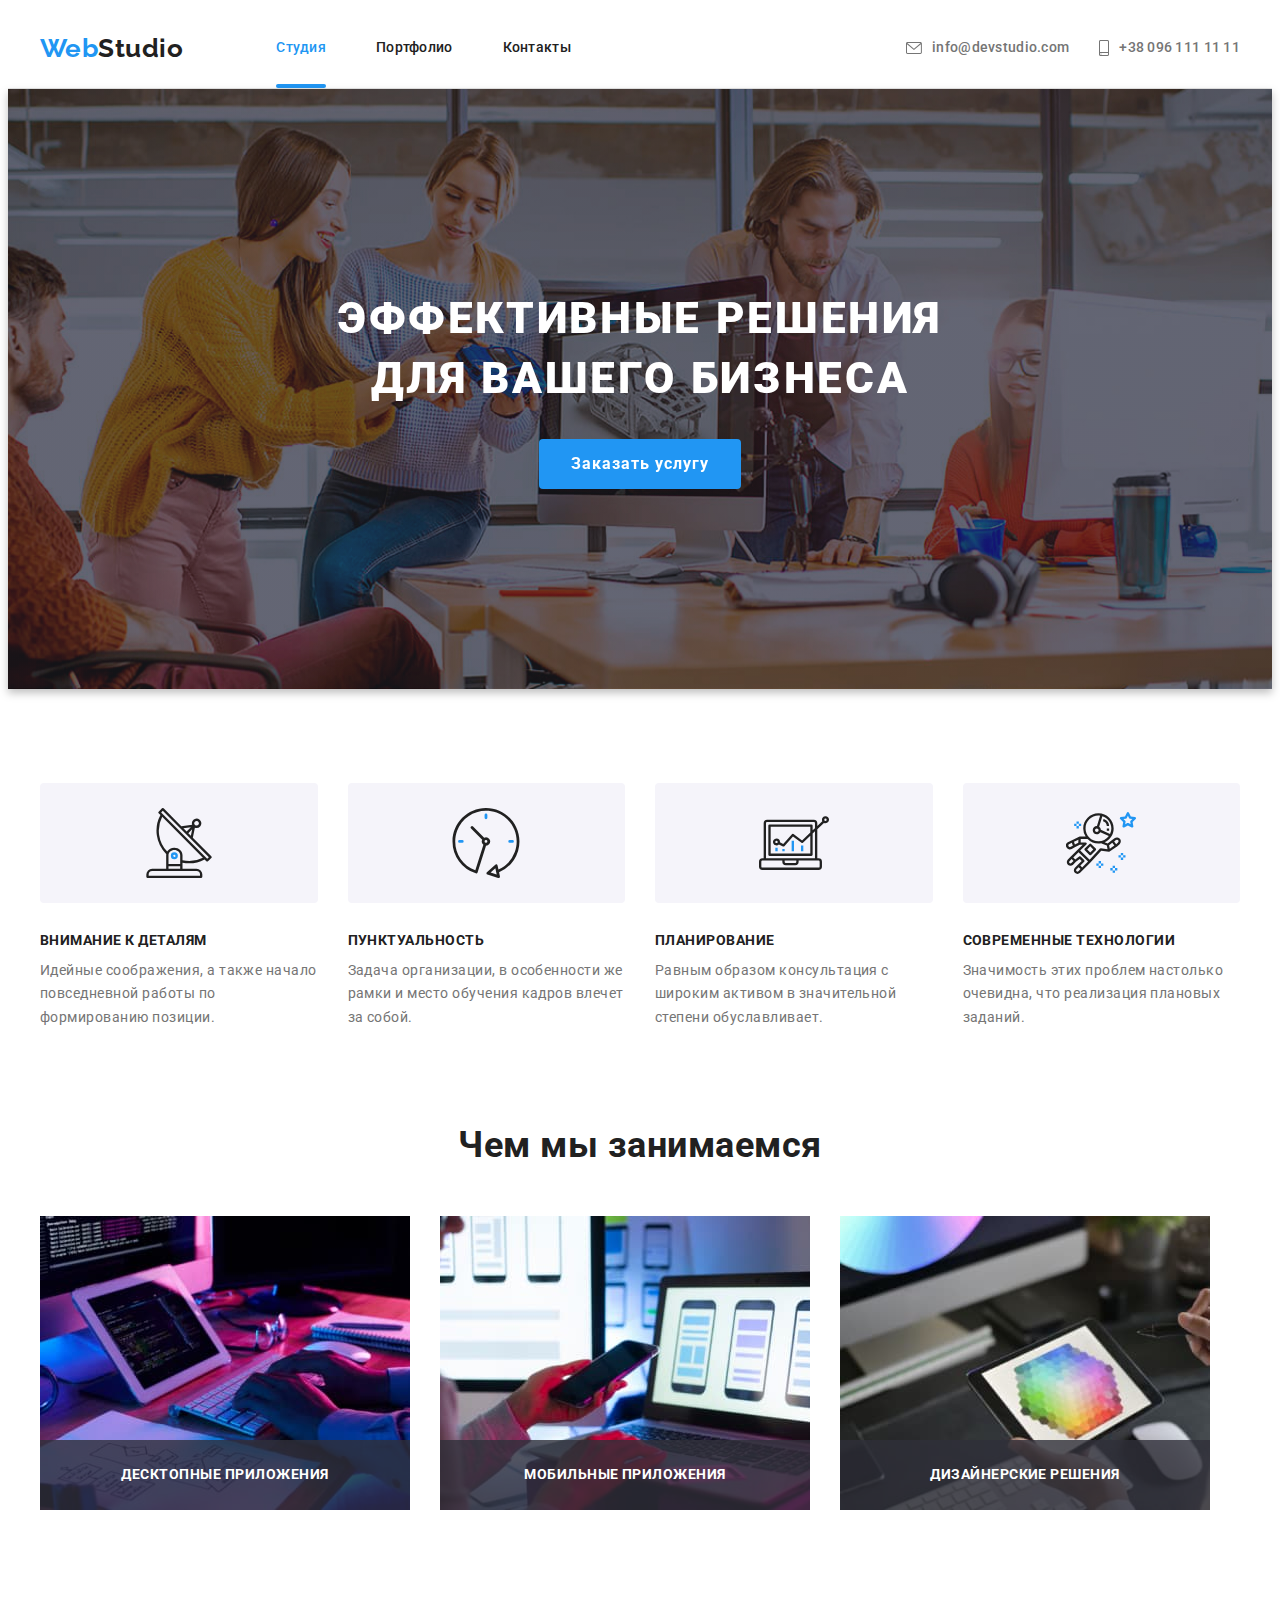
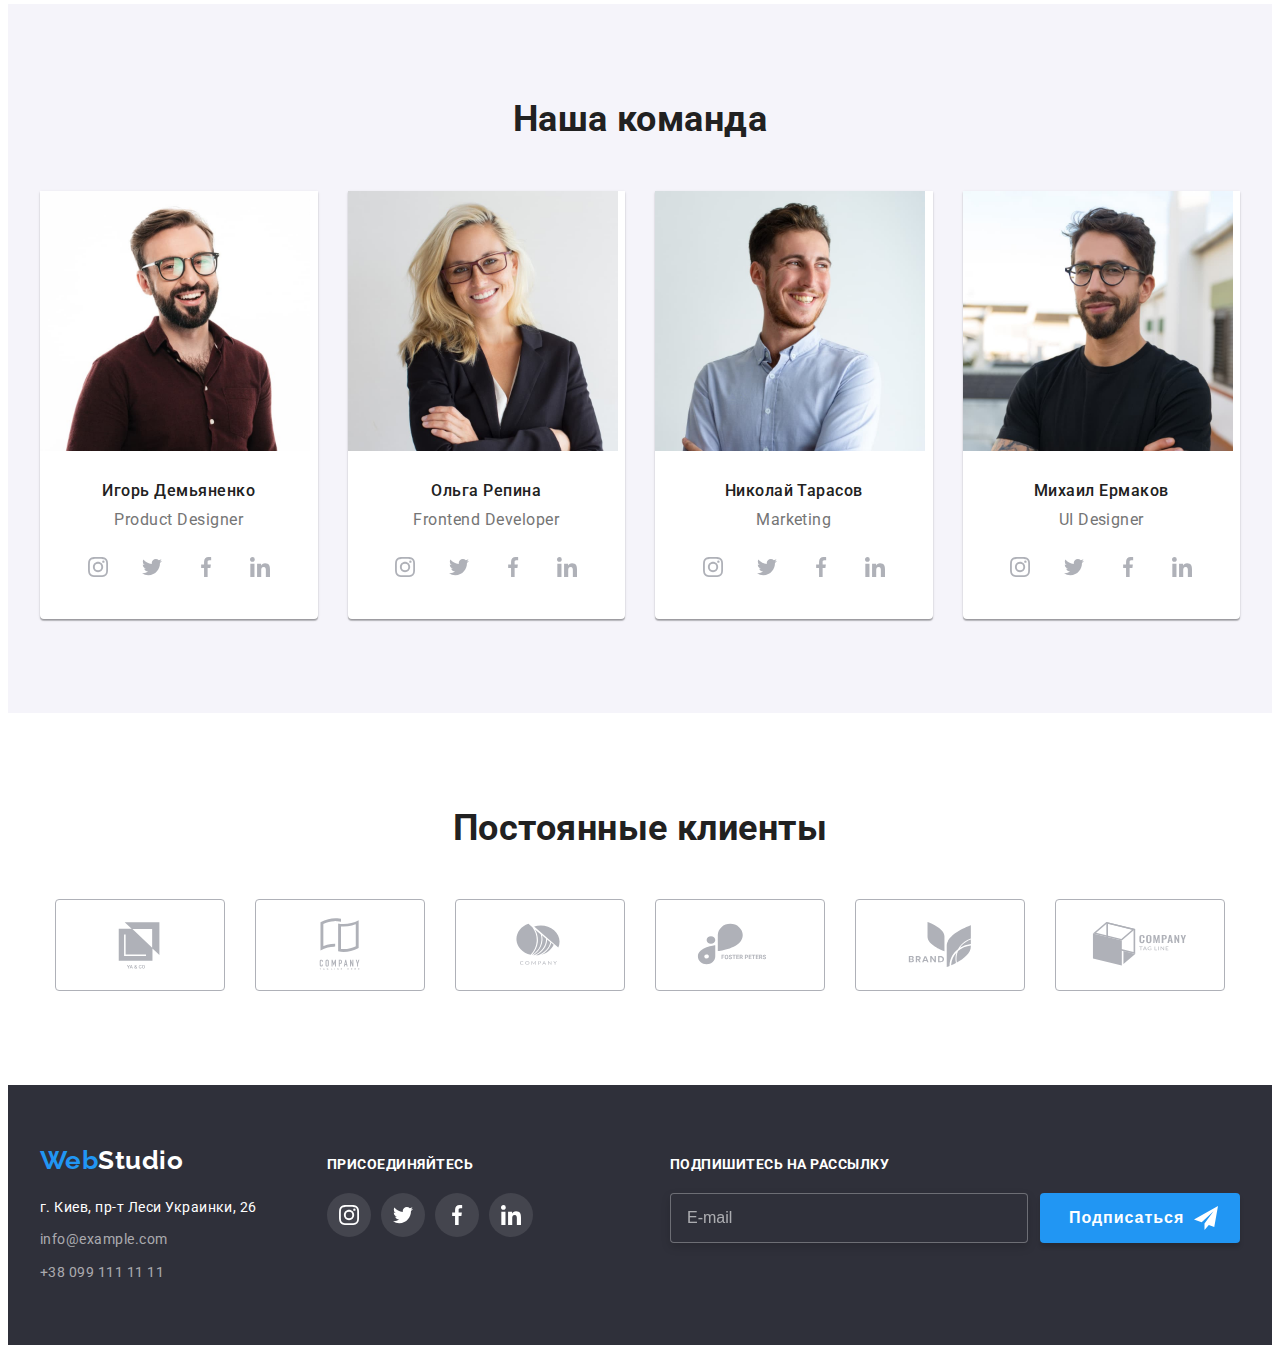
<file: index.html>
<!DOCTYPE html>
<html lang="ru">

<head>
    <meta charset="UTF-8">
    <meta http-equiv="X-UA-Compatible" content="IE=edge">
    <meta name="viewport" content="width=device-width, initial-scale=1.0">
    <title>Webstudio</title>

    <link rel="preconnect" href="https://fonts.googleapis.com">
    <link rel="preconnect" href="https://fonts.gstatic.com" crossorigin>
    <link href="https://fonts.googleapis.com/css2?family=Raleway:wght@700&family=Roboto:wght@400;500;700;900&display=swap"
        rel="stylesheet">

    <link rel="stylesheet" href="https://cdnjs.cloudflare.com/ajax/libs/modern-normalize/1.1.0/modern-normalize.min.css"
            integrity="sha512-wpPYUAdjBVSE4KJnH1VR1HeZfpl1ub8YT/NKx4PuQ5NmX2tKuGu6U/JRp5y+Y8XG2tV+wKQpNHVUX03MfMFn9Q=="
            crossorigin="anonymous" referrerpolicy="no-referrer" />
    
            <link rel="stylesheet" href="./css/styles.css">
</head>

<body>
    
    <!--Шапка сайта-->
    <header class="header">
        <div class="container header-container">
        <nav class="header-nav">
            <a href="./index.html" class="header-logo">
            <span class="header-accent">Web</span>Studio
            </a>

            <ul class="header-site-nav list">
                <li class="header-nav-list"><a href="./index.html" class="header-link link-current">Студия</a></li>
                <li class="header-nav-list"><a href="./portfolio.html" class="header-link">Портфолио</a></li>
                <li class="header-nav-list"><a href="" class="header-link">Контакты</a></li>
            </ul>
        </nav>

            <ul class="header-adress-nav list">
                <li class="header-adress-list">
                    <a href="mailto:info@devstudio.com" target="_blank" class="header-adress-link">
                    <svg class="header-icon" width="16" height="12" >
                        <use href="./images/icons.svg#icon-envelope"></use>
                </svg>info@devstudio.com</a></li>
                <li class="header-adress-list"><a href="tel:+380961111111" class="header-adress-link">
                    <svg class="header-icon" width="10" height="16">
                        <use href="./images/icons.svg#icon-phone"></use>
                    </svg>+38 096 111 11 11</a></li>
            </ul>
        </div>
    </header>


    <main>

        <!--Заказать услугу-->
        <section class="hero section">
            <div class="container">
                <h1 class="hero-title">Эффективные решения для вашего бизнеса</h1>
                <button type="button" class="hero-btn" data-modal-open>Заказать услугу</button>       
            </div>
        </section>

        <!--Особенности-->
        <section class="features section">
            <div class="container">
            <h2 class="visually-hidden">Особенности</h2>
            <ul class="features-list">
                
                <li class="features-item">
                    <div class="features-block-icon">
                    <svg class="features-icon" width="70" height="70">
                        <use href="./images/icons.svg#icon-antenna"></use>
                    </svg>
                </div>
                    <h3 class="features-title">Внимание к деталям</h3>
                    <p class="features-text">
                        Идейные соображения, а также начало повседневной работы по формированию позиции.
                    </p>
                </li>
                <li class="features-item">
                    <div class="features-block-icon">
                        <svg class="features-icon" width="70" height="70">
                            <use href="./images/icons.svg#icon-clock"></use>
                        </svg>
                    </div>
                    <h3 class="features-title">Пунктуальность</h3>
                    <p class="features-text">
                        Задача организации, в особенности же рамки и место обучения кадров влечет за собой.
                    </p>
                </li>
                <li class="features-item">
                    <div class="features-block-icon">
                        <svg class="features-icon" width="70" height="70">
                            <use href="./images/icons.svg#icon-diagram"></use>
                        </svg>
                    </div>
                    <h3 class="features-title">Планирование</h3>
                    <p class="features-text">
                        Равным образом консультация с широким активом в значительной степени обуславливает.
                    </p>
                </li>
                <li class="features-item">
                    <div class="features-block-icon">
                        <svg class="features-icon" width="70" height="70">
                            <use href="./images/icons.svg#icon-astronaut"></use>
                        </svg>
                    </div>
                    <h3 class="features-title">Современные технологии</h3>
                    <p class="features-text">
                        Значимость этих проблем настолько очевидна, что реализация плановых заданий.
                    </p>
                </li>
            </ul>
            </div>
        </section>

        <!--Чем мы занимаемся-->
        <section class="works section">
            <div class="container">
            <h2 class="works-title">Чем мы занимаемся</h2>
            <ul class="works-list">
                <li class="works-item">
                    <img src="./images/image1.jpg" class="works-img" alt="Человек печатает на клавиатуре" width="370" height="294" />
                    <h3 class="works-description">Десктопные приложения</h3>
                </li>
                <li class="works-item">
                    <img src="./images/image2.jpg" class="works-img" alt="Человек держит в руках телефон" width="370" height="294" />
                    <h3 class="works-description">Мобильные приложения</h3>
                </li>
                <li class="works-item">
                    <img src="./images/image3.jpg" class="works-img" alt="Человек работает на планшете" width="370" height="294" />
                    <h3 class="works-description">Дизайнерские решения</h3>
                </li>
            </ul>
            </div>
        </section>

        <!--Команда-->
        <section class="team section">
            <div class="container">
            <h2 class="team-title">Наша команда</h2>
            <ul class="team-list">
                <li class="team-item">
                    <img src="./images/team-01.jpg" class="team-img" alt="Фото Игорь Демьяненко" width="270" height="260" />
                    <div class="container-team-name">
                        <h3 class="team-name">Игорь Демьяненко</h3>
                        <p lang="en" class="team-position">Product Designer</p>
                        <ul class="social-links-list">
                            <li class="social-link-btn">
                                <a href="" class="social-link">
                                    <svg class="team-social-icon" width="20" height="20">
                                        <use href="./images/icons.svg#icon-instagram"></use>
                                    </svg>
                                </a>
                            </li>
                            <li class="social-link-btn">
                                <a href="" class="social-link">
                                    <svg class="team-social-icon" width="20" height="20">
                                        <use href="./images/icons.svg#icon-twitter"></use>
                                    </svg>
                                </a>
                            </li>
                            <li class="social-link-btn">
                                <a href="" class="social-link">
                                    <svg class="team-social-icon" width="20" height="20">
                                        <use href="./images/icons.svg#icon-facebook"></use>
                                    </svg>
                                </a>
                            </li>
                            <li class="social-link-btn">
                                <a href="" class="social-link">
                                    <svg class="team-social-icon" width="20" height="20">
                                        <use href="./images/icons.svg#icon-linkedin"></use>
                                    </svg>
                                </a>
                            </li>
                        </ul>
                    </div>
                </li>
                <li class="team-item">
                    <img src="./images/team-02.jpg" class="team-img" alt="Фото Ольга Репина" width="270" height="260" />
                    <div class="container-team-name">
                        <h3 class="team-name">Ольга Репина</h3>
                        <p lang="en" class="team-position">Frontend Developer</p>
                    <ul class="social-links-list">
                        <li class="social-link-btn">
                            <a href="" class="social-link">
                                <svg class="team-social-icon" width="20" height="20">
                                    <use href="./images/icons.svg#icon-instagram"></use>
                                </svg>
                            </a>
                        </li>
                        <li class="social-link-btn">
                            <a href="" class="social-link">
                                <svg class="team-social-icon" width="20" height="20">
                                    <use href="./images/icons.svg#icon-twitter"></use>
                                </svg>
                            </a>
                        </li>
                        <li class="social-link-btn">
                            <a href="" class="social-link">
                                <svg class="team-social-icon" width="20" height="20">
                                    <use href="./images/icons.svg#icon-facebook"></use>
                                </svg>
                            </a>
                        </li>
                        <li class="social-link-btn">
                            <a href="" class="social-link">
                                <svg class="team-social-icon" width="20" height="20">
                                    <use href="./images/icons.svg#icon-linkedin"></use>
                                </svg>
                            </a>
                        </li>
                    </ul>
                    </div>
                </li>
                <li class="team-item">
                    <img src="./images/team-03.jpg" class="team-img" alt="Фото Николай Тарасов" width="270" height="260" />
                    <div class="container-team-name">
                        <h3 class="team-name">Николай Тарасов</h3>
                        <p lang="en" class="team-position">Marketing</p>
                    <ul class="social-links-list">
                        <li class="social-link-btn">
                            <a href="" class="social-link">
                                <svg class="team-social-icon" width="20" height="20">
                                    <use href="./images/icons.svg#icon-instagram"></use>
                                </svg>
                            </a>
                        </li>
                        <li class="social-link-btn">
                            <a href="" class="social-link">
                                <svg class="team-social-icon" width="20" height="20">
                                    <use href="./images/icons.svg#icon-twitter"></use>
                                </svg>
                            </a>
                        </li>
                        <li class="social-link-btn">
                            <a href="" class="social-link">
                                <svg class="team-social-icon" width="20" height="20">
                                    <use href="./images/icons.svg#icon-facebook"></use>
                                </svg>
                            </a>
                        </li>
                        <li class="social-link-btn">
                            <a href="" class="social-link">
                                <svg class="team-social-icon" width="20" height="20">
                                    <use href="./images/icons.svg#icon-linkedin"></use>
                                </svg>
                            </a>
                        </li>
                    </ul>
                    </div>
                </li>
                <li class="team-item">
                    <img src="./images/team-04.jpg" class="team-img" alt="Фото Михаил Ермаков" width="270" height="260" />
                    <div class="container-team-name">
                        <h3 class="team-name">Михаил Ермаков</h3>
                        <p lang="en" class="team-position">UI Designer</p>
                    <ul class="social-links-list">
                        <li class="social-link-btn">
                            <a href="" class="social-link">
                                <svg class="team-social-icon" width="20" height="20">
                                    <use href="./images/icons.svg#icon-instagram"></use>
                                </svg>
                            </a>
                        </li>
                        <li class="social-link-btn">
                            <a href="" class="social-link">
                                <svg class="team-social-icon" width="20" height="20">
                                    <use href="./images/icons.svg#icon-twitter"></use>
                                </svg>
                            </a>
                        </li>
                        <li class="social-link-btn">
                            <a href="" class="social-link">
                                <svg class="team-social-icon" width="20" height="20">
                                    <use href="./images/icons.svg#icon-facebook"></use>
                                </svg>
                            </a>
                        </li>
                        <li class="social-link-btn">
                            <a href="" class="social-link">
                                <svg class="team-social-icon" width="20" height="20">
                                    <use href="./images/icons.svg#icon-linkedin"></use>
                                </svg>
                            </a>
                        </li>
                    </ul>
                    </div>
                </li>
            </ul>
            </div>
        </section>
    </main>


    <!-- Наши клиенты -->

    <section class="clients section">
        <div class="container clients-container">
            <h2 class="clients-title">Постоянные клиенты</h2>
            <ul class="clients-list">
                <li class="clients-item">
                    <a href="" class="clients-link">
                        <svg class="clients-icon" width="106" height="60">
                            <use href="./images/icons.svg#icon-logo-1"></use>
                        </svg>
                    </a>
                </li>
                <li class="clients-item">
                    <a href="" class="clients-link">
                        <svg class="clients-icon" width="106" height="60">
                            <use href="./images/icons.svg#icon-logo-2"></use>
                        </svg>
                    </a>
                </li>
                <li class="clients-item">
                    <a href="" class="clients-link">
                        <svg class="clients-icon" width="106" height="60">
                            <use href="./images/icons.svg#icon-logo-3"></use>
                        </svg>
                    </a>
                </li>
                <li class="clients-item">
                    <a href="" class="clients-link">
                        <svg class="clients-icon" width="106" height="60">
                            <use href="./images/icons.svg#icon-logo-4"></use>
                        </svg>
                    </a>
                </li>
                <li class="clients-item">
                    <a href="" class="clients-link">
                        <svg class="clients-icon" width="106" height="60">
                            <use href="./images/icons.svg#icon-logo-5"></use>
                        </svg>
                    </a>
                </li>
                <li class="clients-item">
                    <a href="" class="clients-link">
                        <svg class="clients-icon" width="106" height="60">
                            <use href="./images/icons.svg#icon-logo-6"></use>
                        </svg>
                    </a>
                </li>
            </ul>
        </div>
    </section>

    <!--Футер-->
    <footer class="footer">
        <div class="footer-container container">
        <div class="footer-adress-links"><a href="./index.html" class="footer-logo">
            <span class="footer-accent">Web</span>Studio
        </a>

        <address class="footer-adress">
            <ul class="footer-list">
                <li class="footer-item">
                    <a href="https://goo.gl/maps/eppCBXv3mgWTVe7j6" target="_blank" class="footer-adress-map footer-link">г. Киев, пр-т Леси Украинки, 26</a>
                </li>
                <li class="footer-item">
                    <a href="mailto:info@example.com" target="_blank" class="footer-mail footer-link">info@example.com</a>
                </li>
                <li class="footer-item">
                    <a href="tel:+380991111111" class="footer-tel footer-link"> +38 099 111 11 11</a>
                </li>
            </ul>
        </address>
        </div>
        <div class="footer-social-links">
        <h2 class="footer-join-title">присоединяйтесь</h2>
        <ul class="footer-social-links-list">
            <li class="footer-social-link-btn">
                <a href="" class="footer-social-link">
                    <svg class="footer-social-icon" width="20" height="20">
                        <use href="./images/icons.svg#icon-instagram"></use>
                    </svg>
                </a>
            </li>
            <li class="footer-social-link-btn">
                <a href="" class="footer-social-link">
                    <svg class="footer-social-icon" width="20" height="20">
                        <use href="./images/icons.svg#icon-twitter"></use>
                    </svg>
                </a>
            </li>
            <li class="footer-social-link-btn">
                <a href="" class="footer-social-link">
                    <svg class="footer-social-icon" width="20" height="20">
                        <use href="./images/icons.svg#icon-facebook"></use>
                    </svg>
                </a>
            </li>
            <li class="footer-social-link-btn">
                <a href="" class="footer-social-link">
                    <svg class="footer-social-icon" width="20" height="20">
                        <use href="./images/icons.svg#icon-linkedin"></use>
                    </svg>
                </a>
            </li>
        </ul>
        </div>
        <div class="subscribe-form">
            <h2 class="subscribe-title">Подпишитесь на рассылку</h3>
            <div class="subscribe-form-mail">
            <label for="mail" class="subscribe-mail"></label>
            <input type="email" class="insert-mail" name="mail" placeholder="E-mail" id="mail">
            <button type="submit" class="subscribe-btn">Подписаться
            <svg class="subscribe-icon" width="24" height="24">
                <use href="./images/icons.svg#icon-send"></use>
            </svg>
        </button>
        </div>
        </div>
        </div>
    </footer>

<!-- Модальное окно -->

    <div class="order-backdrop is-hidden" data-modal>
        <div class="order-modal">
            <p class="modal-title">Оставьте свои данные, мы вам перезвоним</p>
            <button data-modal-close class="modal-close">
            <svg class="close-btn" width="18" height="18">
                <use href="./images/icons.svg#icon-close"></use>
            </svg>
            </button>
            <form class="modal-form">
                <div class="form-fields">
                    <label for="name" class="form-name">Имя</label>
                    <div class="input-wrapper">
                        <input type="text" class="input-column" name="name" id="name">
                        <svg class="form-field-icon" width="18" height="18">
                            <use href="./images/icons.svg#icon-person"></use>
                        </svg>
                    </div>
                    
                </div>
                <div class="form-fields">
                    <label for="tel" class="form-name">Телефон</label>
                    <div class="input-wrapper">
                        <input type="tel" class="input-column" name="tel" id="tel">
                        <svg class="form-field-icon" width="18" height="18">
                            <use href="./images/icons.svg#icon-phone-black"></use>
                        </svg>
                    </div>
                    
                </div>
                <div class="form-fields">
                    <label for="mail" class="form-name">Почта</label>
                    <div class="input-wrapper">
                        <input type="email" class="input-column" name="mail" id="mail">
                        <svg class="form-field-icon" width="18" height="18">
                            <use href="./images/icons.svg#icon-email-black"></use>
                        </svg>
                    </div>
                    
                </div>
                <div class="form-fields comment-field">
                    
                    <label for="feedback" class="form-name">Комментарий</label>
                    <textarea name="comment" placeholder="Введите текст"></textarea>
                    
                </div>
                <div class="checkbox-field">
                    
                <label class="agreement-checkbox">
                    <input type="checkbox" class="agreement" name="checkbox" value="html">
                    <svg class="checked-icon" width="16" height="15">
                        <use href="./images/icons.svg#icon-check"></use>
                    </svg>
                    Соглашаюсь с рассылкой и принимаю <a href="" class="condition-text">Условия договора</a>
                
                </label>
                </div>
                <button type="submit" class="send-btn">Отправить</button>
            </form>
        </div>
        
    </div>
    <script src="./js/modal.js"></script>
</body>

</html>
</file>
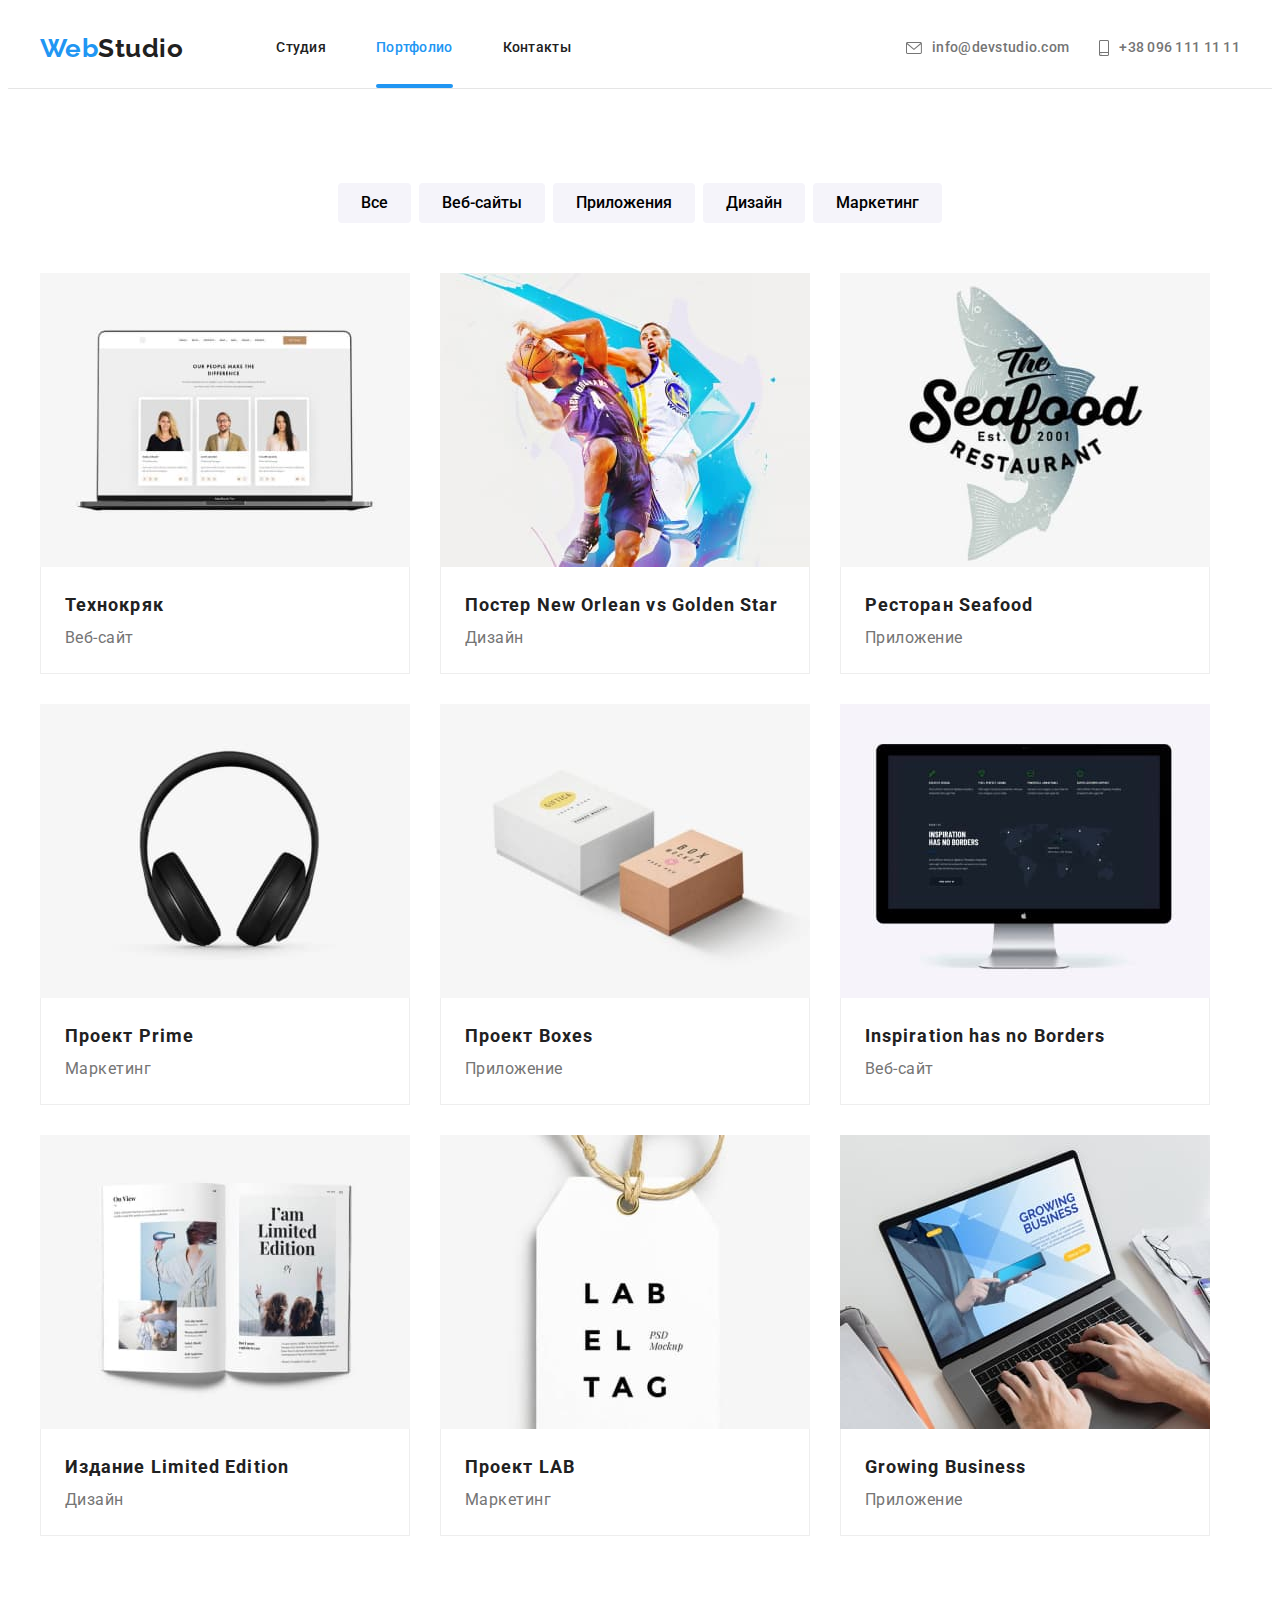
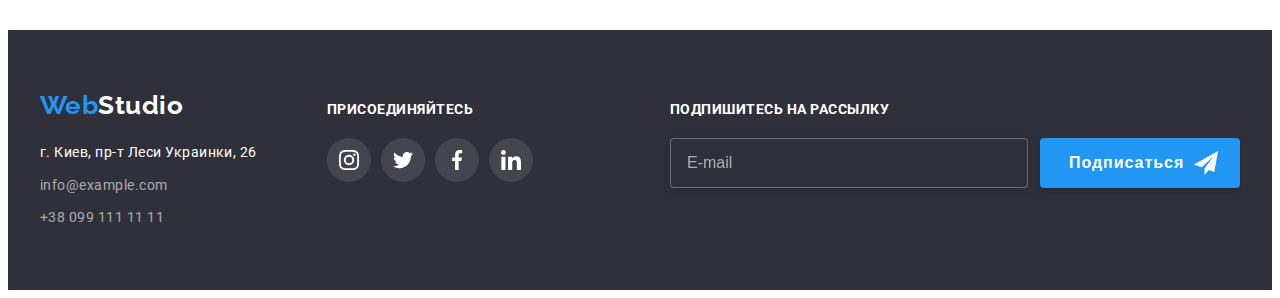
<file: portfolio.html>
<!DOCTYPE html>
<html lang="ru">

<head>
    <meta charset="UTF-8">
    <meta http-equiv="X-UA-Compatible" content="IE=edge">
    <meta name="viewport" content="width=device-width, initial-scale=1.0">
    <title>Document</title>

    <link rel="preconnect" href="https://fonts.googleapis.com">
    <link rel="preconnect" href="https://fonts.gstatic.com" crossorigin>
    <link href="https://fonts.googleapis.com/css2?family=Raleway:wght@700&family=Roboto:wght@400;500;700;900&display=swap"
    rel="stylesheet">
    
    <link rel="stylesheet" href="https://cdnjs.cloudflare.com/ajax/libs/modern-normalize/1.1.0/modern-normalize.min.css"
    integrity="sha512-wpPYUAdjBVSE4KJnH1VR1HeZfpl1ub8YT/NKx4PuQ5NmX2tKuGu6U/JRp5y+Y8XG2tV+wKQpNHVUX03MfMFn9Q=="
    crossorigin="anonymous" referrerpolicy="no-referrer" />
    
        <link rel="stylesheet" href="./css/styles.css">
</head>

<body>
<!--Шапка сайта-->
<header class="header">
    <div class="container header-container">
        <nav class="header-nav">
            <a href="./index.html" class="header-logo">
                <span class="header-accent">Web</span>Studio
            </a>

            <ul class="header-site-nav list">
                <li class="header-nav-list"><a href="./index.html" class="header-link">Студия</a></li>
                <li class="header-nav-list"><a href="./portfolio.html" class="header-link link-current">Портфолио</a></li>
                <li class="header-nav-list"><a href="" class="header-link">Контакты</a></li>
            </ul>
        </nav>

        <ul class="header-adress-nav list">
            <li class="header-adress-list">
                <a href="mailto:info@devstudio.com" target="_blank" class="header-adress-link">
                    <svg class="header-icon" width="16" height="12">
                        <use href="./images/icons.svg#icon-envelope"></use>
                    </svg>info@devstudio.com</a>
            </li>
            <li class="header-adress-list"><a href="tel:+380961111111" class="header-adress-link">
                    <svg class="header-icon" width="10" height="16">
                        <use href="./images/icons.svg#icon-phone"></use>
                    </svg>+38 096 111 11 11</a></li>
        </ul>
    </div>
</header>


</header>

    <main>
        <!--Примеры работ-->
        <section class="portfolio"> 
            <div class="container">
            <h1 class="visually-hidden">Портфолио</h1>
                <ul class="portfolio-buttons-list">
                    <li class="portfolio-btn-item"><button type="button" class="portfolio-btn">Все</button></li>
                    <li class="portfolio-btn-item"><button type="button" class="portfolio-btn">Веб-сайты</button></li>
                    <li class="portfolio-btn-item"><button type="button" class="portfolio-btn">Приложения</button></li>
                    <li class="portfolio-btn-item"><button type="button" class="portfolio-btn">Дизайн</button></li>
                    <li class="portfolio-btn-item"><button type="button" class="portfolio-btn">Маркетинг</button></li>
                </ul>

                <ul class="portfolio-card-list">
                <li class="portfolio-card-item">
                    <a href="" class="portfolio-card-link">
                    <div class="portfolio-card-description">
                        <img class="porfolio-card-img"
                    src="./images/portfolio-01.jpg" 
                    alt="Скрин Технокряк" 
                    width="370"
                    height="294"/>
                    <p class="portfolio-description-text">Технокряк это современная площадка распространения коронавируса. Компании используют эту платформу для цифрового
                    шпионажа и атак на защищённые сервера конкурентов.</p>
                    </div>
                    <div class="card-footer"> 
                        <h2 class="portfolio-card-title">Технокряк</h2>
                        <p class="portfolio-card-text">Веб-сайт</p>
                    </div>
                    </a>                                   
                </li>

                <li class="portfolio-card-item">
                    <a href=""class="portfolio-card-link">
                    <div class="portfolio-card-description">
                        <img class="porfolio-card-img" 
                        src="./images/portfolio-02.jpg" 
                        alt="Фото постера New Orlean vs Golden Star" 
                        width="370" 
                        height="294" />
                        <p class="portfolio-description-text">Технокряк это современная площадка распространения коронавируса. Компании
                            используют эту платформу для цифрового
                            шпионажа и атак на защищённые сервера конкурентов.</p>
                    </div>
                    <div class="card-footer">
                        <h2 class="portfolio-card-title">Постер New Orlean vs Golden Star</h2>
                        <p class="portfolio-card-text">Дизайн</p>
                    </div>
                    </a>
                </li>

                <li class="portfolio-card-item">
                    <a href=""class="portfolio-card-link">
                    <div class="portfolio-card-description">
                        <img class="porfolio-card-img" 
                        src="./images/portfolio-03.jpg" 
                        alt="Логотип ресторана Seafood" 
                        width="370"
                        height="294" />
                        <p class="portfolio-description-text">Технокряк это современная площадка распространения коронавируса. Компании
                            используют эту платформу для цифрового
                            шпионажа и атак на защищённые сервера конкурентов.</p>
                    </div>
                    <div class="card-footer"> 
                        <h2 class="portfolio-card-title">Ресторан Seafood</h2>
                        <p class="portfolio-card-text">Приложение</p>
                    </div>
                    </a>
                </li>

                <li class="portfolio-card-item">
                    <a href=""class="portfolio-card-link">
                    <div class="portfolio-card-description">
                        <img class="porfolio-card-img" 
                        src="./images/portfolio-04.jpg" 
                        alt="Фото наушников" 
                        width="370" 
                        height="294" />
                        <p class="portfolio-description-text">Технокряк это современная площадка распространения коронавируса. Компании
                            используют эту платформу для цифрового
                            шпионажа и атак на защищённые сервера конкурентов.</p>
                    </div>
                    <div class="card-footer">
                        <h2 class="portfolio-card-title">Проект Prime</h2>
                        <p class="portfolio-card-text">Маркетинг</p>
                    </div> 
                    </a>
                </li>

                <li class="portfolio-card-item">
                    <a href=""class="portfolio-card-link"> 
                    <div class="portfolio-card-description">
                        <img class="porfolio-card-img" 
                        src="./images/portfolio-05.jpg" 
                        alt="Фото кобочек Boxes" 
                        width="370" 
                        height="294" />
                        <p class="portfolio-description-text">Технокряк это современная площадка распространения коронавируса. Компании
                            используют эту платформу для цифрового
                            шпионажа и атак на защищённые сервера конкурентов.</p>
                    </div>
                    <div class="card-footer"> 
                        <h2 class="portfolio-card-title">Проект Boxes</h2>
                        <p class="portfolio-card-text">Приложение</p>
                    </div>
                    </a>    
                </li>

                <li class="portfolio-card-item">
                    <a href=""class="portfolio-card-link">
                    <div class="portfolio-card-description">
                        <img class="porfolio-card-img" 
                        src="./images/portfolio-06.jpg" 
                        alt="Фото монитора с открытым веб-сайтом Inspiration has no Borders" 
                        width="370" 
                        height="294" />
                        <p class="portfolio-description-text">Технокряк это современная площадка распространения коронавируса. Компании
                            используют эту платформу для цифрового
                            шпионажа и атак на защищённые сервера конкурентов.</p>
                    </div>
                    <div class="card-footer">
                        <h2 class="portfolio-card-title" lang="en">Inspiration has no Borders</h2>
                        <p class="portfolio-card-text">Веб-сайт</p>
                    </div> 
                    </a>
                </li>

                <li class="portfolio-card-item">
                    <a href=""class="portfolio-card-link">
                    <div class="portfolio-card-description">
                        <img class="porfolio-card-img" 
                        src="./images/portfolio-07.jpg" 
                        alt="Разворот издания Limited Edition" 
                        width="370" 
                        height="294" />
                        <p class="portfolio-description-text">Технокряк это современная площадка распространения коронавируса. Компании
                            используют эту платформу для цифрового
                            шпионажа и атак на защищённые сервера конкурентов.</p>
                    </div>
                    <div class="card-footer">
                        <h2 class="portfolio-card-title">Издание Limited Edition</h2>
                        <p class="portfolio-card-text">Дизайн</p>
                    </div> 
                    </a>
                </li>

                <li class="portfolio-card-item">
                    <a href=""class="portfolio-card-link">
                    <div class="portfolio-card-description">
                        <img class="porfolio-card-img" 
                        src="./images/portfolio-08.jpg" 
                        alt="Фото лейбла LAB" 
                        width="370"
                        height="294" />
                        <p class="portfolio-description-text">Технокряк это современная площадка распространения коронавируса. Компании
                            используют эту платформу для цифрового
                            шпионажа и атак на защищённые сервера конкурентов.</p>
                    </div>
                    <div class="card-footer">
                        <h2 class="portfolio-card-title">Проект LAB</h2>
                        <p class="portfolio-card-text">Маркетинг</p>
                    </div> 
                    </a>
                </li>

                <li class="portfolio-card-item">
                    <a href=""class="portfolio-card-link">
                    <div class="portfolio-card-description">
                        <img class="porfolio-card-img" 
                        src="./images/portfolio-09.jpg" 
                        alt="Фото приложения Growing Business на ноутбуке" 
                        width="370" 
                        height="294" />
                        <p class="portfolio-description-text">Технокряк это современная площадка распространения коронавируса. Компании
                            используют эту платформу для цифрового
                            шпионажа и атак на защищённые сервера конкурентов.</p>
                    </div>
                    <div class="card-footer"> 
                        <h2 class="portfolio-card-title" lang="en">Growing Business</h2>
                        <p class="portfolio-card-text">Приложение</p>
                    </div>
                    </a>
                </li>
            </ul>
        
</div>
        </section>

        
    </main>

    <!--Футер-->
    <footer class="footer">
        <div class="footer-container container">
            <div class="footer-adress-links"><a href="./index.html" class="footer-logo">
                    <span class="footer-accent">Web</span>Studio
                </a>
    
                <address class="footer-adress">
                    <ul class="footer-list">
                        <li class="footer-item">
                            <a href="https://goo.gl/maps/eppCBXv3mgWTVe7j6" target="_blank"
                                class="footer-adress-map footer-link">г. Киев, пр-т Леси Украинки, 26</a>
                        </li>
                        <li class="footer-item">
                            <a href="mailto:info@example.com" target="_blank"
                                class="footer-mail footer-link">info@example.com</a>
                        </li>
                        <li class="footer-item">
                            <a href="tel:+380991111111" class="footer-tel footer-link"> +38 099 111 11 11</a>
                        </li>
                    </ul>
                </address>
            </div>
            <div class="footer-social-links">
                <h2 class="footer-join-title">присоединяйтесь</h2>
                <ul class="footer-social-links-list">
                    <li class="footer-social-link-btn">
                        <a href="" class="footer-social-link">
                            <svg class="footer-social-icon" width="20" height="20">
                                <use href="./images/icons.svg#icon-instagram"></use>
                            </svg>
                        </a>
                    </li>
                    <li class="footer-social-link-btn">
                        <a href="" class="footer-social-link">
                            <svg class="footer-social-icon" width="20" height="20">
                                <use href="./images/icons.svg#icon-twitter"></use>
                            </svg>
                        </a>
                    </li>
                    <li class="footer-social-link-btn">
                        <a href="" class="footer-social-link">
                            <svg class="footer-social-icon" width="20" height="20">
                                <use href="./images/icons.svg#icon-facebook"></use>
                            </svg>
                        </a>
                    </li>
                    <li class="footer-social-link-btn">
                        <a href="" class="footer-social-link">
                            <svg class="footer-social-icon" width="20" height="20">
                                <use href="./images/icons.svg#icon-linkedin"></use>
                            </svg>
                        </a>
                    </li>
                </ul>
            </div>
            <div class="subscribe-form">
                <h2 class="subscribe-title">Подпишитесь на рассылку</h3>
                    <div class="subscribe-form-mail">
                        <label for="mail" class="subscribe-mail"></label>
                        <input type="email" class="insert-mail" name="mail" placeholder="E-mail" id="mail">
                        <button type="submit" class="subscribe-btn">Подписаться
                            <svg class="subscribe-icon" width="24" height="24">
                                <use href="./images/icons.svg#icon-send"></use>
                            </svg>
                        </button>
                    </div>
            </div>
        </div>
    </footer>
    </body>
    
    </html>
</file>
<file: css/styles.css>
:root {
  --primary-text-color: #757575;
  --secondary-text-color: rgba(255, 255, 255, 0.6);
  --primary-title-color: #212121;
  --accent-color: #2196f3;
  --white-color: #ffffff;
  --footer-background-color: #2f303a;
  --features-background-color: #e5e5e5;
  --team-background-color: #f5f4fa;
}

/*цвет заголовков #212121 */

/*цвет основного текста #757575 */

/*голубой #2196F3 */

/*белый #ffffff */

/*цвет текста в футере rgba(255, 255, 255, 0.6); */

/*цвет фона секции и футера  #2F303A */

/*цвет фона секции #E5E5E5 */

/*цвет фона секции #F5F4FA */

body {
  background-color: var(--white-color);
  color: var(--primary-title-color);

  font-family: Roboto, sans-serif;
  letter-spacing: 0.03em;
}

ul {
  list-style: none;
  margin: 0;
  padding: 0;
}

p,
h1,
h2,
h3,
h4,
h5,
h6 {
  margin: 0;
}

img {
  display: block;
}

/*header*/

.container {
  width: 1200px;
  padding-right: 15px;
  padding-left: 15px;
  margin-left: auto;
  margin-right: auto;
}

.header-container {
  display: flex;
  align-items: center;
  height: 80px;
}

.header-site-nav {
  display: flex;
  align-items: center;
  margin-left: 93px;
}

.header {
  display: flex;
  align-items: center;
  justify-content: center;
  border-bottom: 1px solid var(--features-background-color);
}

.header-nav {
  display: flex;
  align-items: center;
}

.header-logo {
  padding: auto;
  color: var(--primary-title-color);
}

.header-logo,
.footer-logo {
  font-family: Raleway, sans-serif;
  font-weight: 700;
  font-size: 26px;
  line-height: 1.19;

  text-decoration: none;
}

.header-accent,
.footer-accent {
  color: var(--accent-color);
}

.header-site-nav > .header-nav-list {
  margin-right: 50px;
}

.header-site-nav > .header-nav-list:last-child {
  margin-right: 0;
}

.header-nav-list {
  position: relative;
  padding-top: 32px;
  padding-bottom: 32px;
}

.header-link {
  color: var(--primary-title-color);
  font-weight: 500;
  font-size: 14px;
  line-height: 1.14;
  letter-spacing: 0.02em;
  width: auto;
  text-decoration: none;
  display: block;
  transition: color 250ms cubic-bezier(0.4, 0, 0.2, 1);
}

.link-current {
  width: auto;
  color: var(--accent-color);

  text-decoration: none;
}

.header-link:hover,
.header-link:focus {
  color: var(--accent-color);
}

.header-adress-link {
  color: var(--primary-text-color);
  font-weight: 500;
  font-size: 14px;
  line-height: 1.14;
  letter-spacing: 0.02em;

  text-decoration: none;
  transition: color 250ms cubic-bezier(0.4, 0, 0.2, 1);
}

.header-adress-link:hover,
.header-adress-link:focus {
  color: var(--accent-color);
}

.header-adress-nav {
  display: flex;
  margin-left: auto;
}

.header-adress-list + .header-adress-list {
  margin-left: 30px;
}
.header-adress-link {
  display: flex;
  align-items: center;
}

.header-icon {
  fill: currentColor;
  margin-right: 10px;
  margin-bottom: 0;
}

.header-link.link-current::after {
  content: "";
  position: absolute;
  bottom: 0;
  width: 100%;
  height: 4px;
  display: block;
  background-color: var(--accent-color);
  border-radius: 2px;
}

/*sections*/

.section {
  padding: 94px 0;
}

/*hero-section*/

.hero {
  padding-top: 200px;
  padding-bottom: 200px;
  text-align: center;
  background-color: #c4c4c4;
  background-image: linear-gradient(
      to right,
      rgba(47, 48, 58, 0.4),
      rgba(47, 48, 58, 0.4)
    ),
    url("../images/bg-photo.jpg");
  background-size: cover;
  background-position: center;
  filter: drop-shadow(0px 4px 4px rgba(0, 0, 0, 0.25));
}

.hero-title {
  color: var(--white-color);
  font-weight: 900;
  font-size: 44px;
  line-height: 1.36;
  text-align: center;
  text-transform: uppercase;
  letter-spacing: 0.06em;
  max-width: 696px;
  margin: auto;
}

.hero-btn {
  border-radius: 4px;
  padding: 10px 32px;
  min-width: 200px;
  border-style: none;
  display: block;
  margin-top: 30px;
  margin-right: auto;
  margin-left: auto;

  background-color: var(--accent-color);
  color: var(--white-color);
  font-weight: 700;
  font-size: 16px;
  line-height: 1.87;
  letter-spacing: 0.06em;

  cursor: pointer;
  font-family: inherit;
}

/*features-section*/

.visually-hidden {
  position: absolute;
  white-space: nowrap;
  width: 1px;
  height: 1px;
  overflow: hidden;
  border: 0;
  padding: 0;
  clip: rect(0 0 0 0);
  clip-path: inset(50%);
  margin: -1px;
}

.features {
  padding-bottom: 47px;
}
.features-list {
  display: flex;
}
.features-block-icon {
  min-width: calc((100% - 90px) / 4);
  height: 120px;
  background-color: var(--team-background-color);
  border-radius: 4px;
  margin-bottom: 30px;
  display: flex;
  justify-content: center;
  align-items: center;
}

.features-item {
  margin-left: 30px;
  min-width: calc((100% - 90px) / 4);
}

.features-item:first-child {
  margin-left: 0;
}

.features-title {
  margin-bottom: 10px;

  font-size: 14px;
  line-height: 1.14;
  text-transform: uppercase;
}

.features-text {
  color: var(--primary-text-color);
  font-size: 14px;
  line-height: 1.71;
}

/*works-section*/

.works {
  padding-top: 47px;
}
.works-title {
  margin-bottom: 50px;
  font-size: 36px;
  line-height: 1.17;
  text-align: center;
}

.works-list {
  display: flex;
  position: relative;
}

.works-item {
  margin-right: 30px;
}

.works-item:last-child {
  margin-right: 0px;
}

.works-description {
  position: absolute;
  bottom: 0;
  display: flex;
  justify-content: center;
  align-items: center;
  width: 370px;
  height: 70px;
  background-color: rgba(47, 48, 58, 0.8);

  font-size: 14px;
  line-height: 1.14;
  text-transform: uppercase;
  color: var(--white-color);
}

/*team-section*/

.team {
  display: flex;

  background-color: var(--team-background-color);
}

.team-title {
  margin-bottom: 50px;
  font-size: 36px;
  line-height: 1.17;
  text-align: center;
}
.team-list {
  display: flex;
}

.team-item {
  min-width: calc((100% - 90px) / 4);
  margin-right: 30px;
  background-color: var(--white-color);
  border-radius: 0px 0px 4px 4px;
  box-shadow: 0px 1px 3px rgba(0, 0, 0, 0.12), 0px 1px 1px rgba(0, 0, 0, 0.14),
    0px 2px 1px rgba(0, 0, 0, 0.2);
}

.team-item:last-child {
  margin-right: 0px;
}
.container-team-name {
  padding-top: 30px;
  padding-bottom: 30px;
}
.team-name {
  margin-bottom: 10px;

  font-weight: 500;
  font-size: 16px;
  line-height: 1.19;
  text-align: center;
}

.team-position {
  color: var(--primary-text-color);
  font-size: 16px;
  line-height: 1.19;
  text-align: center;
}

.social-links-list {
  display: flex;
  justify-content: center;
  margin: 16px 32px 0 32px;
}

.social-link {
  width: 44px;
  height: 44px;
  border-radius: 50%;
  display: flex;
  justify-content: center;
  align-items: center;
  transition: background-color 250ms cubic-bezier(0.4, 0, 0.2, 1);
}

.social-link:hover,
.social-link:focus {
  background-color: var(--accent-color);
}

.social-link-btn + .social-link-btn {
  margin-left: 10px;
}
.social-link:hover .team-social-icon,
.social-link:focus .team-social-icon {
  fill: #ffffff;
}

.team-social-icon {
  margin: 12px;
  fill: rgba(175, 177, 184, 1);
  transition: fill 250ms cubic-bezier(0.4, 0, 0.2, 1);
}

/* clients-list */

.clients-title {
  font-size: 36px;
  line-height: calc(42 / 36);
  text-align: center;
  color: var(--primary-title-color);
  margin-bottom: 50px;
}

.clients-list {
  display: flex;
  justify-content: center;
}

.clients-item + .clients-item {
  margin-left: 30px;
}

.clients-link {
  min-width: 170px;
  height: 92px;
  border: 1px solid #afb1b8;
  box-sizing: border-box;
  border-radius: 4px;
  display: flex;
  justify-content: center;
  align-items: center;
  transition: border 250ms cubic-bezier(0.4, 0, 0.2, 1);
}

.clients-link:hover .clients-icon,
.clients-link:focus .clients-icon {
  fill: var(--accent-color);
}

.clients-link:hover,
.clients-link:focus {
  border: 1px solid var(--accent-color);
}

.clients-icon {
  fill: rgba(175, 177, 184, 1);
  transition: fill 250ms cubic-bezier(0.4, 0, 0.2, 1);
}

/*footer*/

.footer {
  padding-top: 60px;
  padding-bottom: 60px;
  background-color: var(--footer-background-color);
}

.footer-logo {
  color: var(--white-color);
}

.footer-adress-map {
  color: var(--white-color);
  font-size: 14px;
  line-height: 1.71;

  font-style: normal;
  text-decoration: none;
}

.footer-mail,
.footer-tel {
  color: var(--secondary-text-color);
  font-size: 14px;
  line-height: 1.71;

  font-style: normal;
  text-decoration: none;
}

.footer-link {
  transition: color 250ms cubic-bezier(0.4, 0, 0.2, 1);
}

.footer-link:hover,
.footer-link:focus {
  color: var(--accent-color);
}
.footer-item {
  margin-top: 9px;
}

.footer-item:first-child {
  margin-top: 0px;
}

.footer-list {
  margin-top: 20px;
}

.footer-container {
  display: flex;
}

.footer-join-title {
  margin-bottom: 20px;
  font-size: 14px;
  line-height: 1.14;
  text-transform: uppercase;

  color: #ffffff;
}

.footer-social-links {
  margin-top: 12px;
  margin-left: 70px;
}

.footer-social-links-list {
  display: flex;
}

.footer-social-link {
  background-color: rgba(255, 255, 255, 0.1);
  width: 44px;
  height: 44px;
  border-radius: 50%;
  display: flex;
  justify-content: center;
  align-items: center;
  transition: background-color 250ms cubic-bezier(0.4, 0, 0.2, 1);
}

.footer-social-link:hover,
.footer-social-link:focus {
  background-color: var(--accent-color);
}

.footer-social-link-btn + .footer-social-link-btn {
  margin-left: 10px;
}

.footer-social-icon {
  fill: var(--white-color);
}

.subscribe-form {
  margin-top: 12px;
  margin-right: 0;
  margin-left: auto;
}

.subscribe-title {
  margin-bottom: 20px;
  font-size: 14px;
  line-height: 1.14;
  text-transform: uppercase;
  color: #ffffff;
}

.insert-mail {
  width: 358px;
  height: 50px;
  padding-left: 16px;
  border: 1px solid rgba(255, 255, 255, 0.3);
  box-sizing: border-box;
  filter: drop-shadow(0px 4px 4px rgba(0, 0, 0, 0.15));
  border-radius: 4px;
  background-color: rgba(47, 48, 58, 1);
}

.insert-mail::placeholder {
  font-size: 16px;
  line-height: 1.25;
  color: rgba(255, 255, 255, 0.6);
}

.insert-mail {
  font-size: 16px;
  line-height: 1.25;
  color: #ffffff;
}

.subscribe-btn {
  display: flex;
  align-items: center;
  width: 200px;
  height: 50px;
  padding-top: 10px;
  padding-bottom: 10px;
  padding-left: 29px;
  margin-left: 12px;
  background: #2196f3;
  box-shadow: 0px 4px 4px rgba(0, 0, 0, 0.15);
  border-radius: 4px;
  border: none;
  cursor: pointer;
  text-decoration: none;

  font-weight: 700;
  font-size: 16px;
  line-height: 1.87;
  text-align: center;
  letter-spacing: 0.06em;

  color: #ffffff;
}

.subscribe-icon {
  margin: 13px 8px 13px 10px;
  fill: var(--white-color);
}

.subscribe-form-mail {
  display: flex;
  align-items: center;
  justify-content: center;
}
/* backdrop-modal */

.order-backdrop {
  position: fixed;
  top: 0;
  left: 0;
  width: 100vw;
  height: 100vh;
  background-color: rgba(0, 0, 0, 0.2);

  opacity: 1;
  transition: transform 250ms cubic-bezier(0.4, 0, 0.2, 1);
}

.order-backdrop.is-hidden {
  opacity: 0;
  pointer-events: none;
}

.order-modal {
  position: absolute;
  top: 50%;
  left: 50%;
  transform: translate(-50%, -50%) scale(1);
  transition: transform 250ms cubic-bezier(0.4, 0, 0.2, 1);

  min-width: 528px;
  min-height: 581px;
  padding: 40px;
  background-color: #fff;
  box-shadow: 0px 1px 3px rgba(0, 0, 0, 0.12), 0px 1px 1px rgba(0, 0, 0, 0.14),
    0px 2px 1px rgba(0, 0, 0, 0.2);
  border-radius: 4px;
}

.order-backdrop.is-hidden .order-modal {
  transform: translate(-50%, -50%) scale(0.8);
}

.close-btn {
  width: 18px;
  height: 18px;
}

.modal-close:hover .close-btn,
.modal-close:focus .close-btn {
  fill: var(--accent-color);
}

.modal-close {
  position: absolute;
  top: 8px;
  right: 8px;
  display: flex;
  justify-content: center;
  align-items: center;

  width: 30px;
  height: 30px;

  background-color: #fff;
  padding: 0;
  border: 1px solid rgba(0, 0, 0, 0.1);
  border-radius: 50%;
}

.modal-title {
  font-weight: 700;
  font-size: 20px;
  line-height: 1.15;
  text-align: center;
  margin-bottom: 12px;
}

.form-fields {
  display: flex;
  flex-direction: column;
}

.form-fields + .form-fields {
  margin-top: 10px;
}

.form-name {
  margin-bottom: 4px;
  font-size: 12px;
  line-height: 1.17;
  letter-spacing: 0.01em;
  color: #757575;
}

.input-column {
  padding: 0;
  width: 100%;
  height: 40px;
  border: 1px solid rgba(33, 33, 33, 0.2);
  padding-left: 42px;
  border-radius: 4px;

  font-size: 12px;
  line-height: 1.17;
  letter-spacing: 0.01em;
}

.input-column:focus-within {
  outline: none;
  border: 1px solid #2196f3;
}

.form-fields:focus-within .form-field-icon {
  fill: #2196f3;
}

.input-wrapper {
  position: relative;
}

.form-field-icon {
  position: absolute;

  left: 12px;
  top: 50%;
  transform: translateY(-50%);
}

textarea:focus-within {
  outline: none;
  border: 1px solid #2196f3;
}

textarea {
  resize: none;
  height: 120px;
  width: 100%;
  padding: 12px 16px;
  margin-bottom: 20px;

  border: 1px solid rgba(33, 33, 33, 0.2);
  border-radius: 4px;
  font-size: 12px;
  line-height: 1.17;
  letter-spacing: 0.01em;

  color: rgba(117, 117, 117, 0.5);
}

textarea::placeholder {
  font-size: 14px;
  line-height: 1.14;
  letter-spacing: 0.01em;

  color: rgba(117, 117, 117, 0.5);
}

.agreement-checkbox {
  display: flex;
  align-items: center;
  justify-content: center;
  margin-bottom: 30px;
  font-size: 14px;
  line-height: 1.71;
  color: #757575;
}

.agreement {
  -webkit-appearance: none;
  -moz-appearance: none;
  -appearace: none;

  position: absolute;
}

.checked-icon {
  width: 16px;
  height: 15px;
  margin-right: 7px;
  display: inline-block;
  background-origin: border-box;
  border: 2px solid #212121;

  border-radius: 2px;
}

.agreement:checked + .checked-icon {
  background-color: var(--accent-color);
  background-size: contain;
  background-origin: border-box;
  border: 2px solid var(--accent-color);
}

.condition-text {
  color: var(--accent-color);
  margin-left: 7px;
}

.send-btn {
  padding: 10px 55px;
  min-width: 200px;
  display: block;
  margin-right: auto;

  margin-left: auto;

  font-weight: 700;
  font-size: 16px;
  line-height: 1.87;
  text-align: center;
  letter-spacing: 0.06em;
  color: var(--white-color);
  background-color: #2196f3;
  box-shadow: 0px 4px 4px rgba(0, 0, 0, 0.15);
  border-radius: 4px;
  border: none;
  cursor: pointer;

  transition: background-color 250ms cubic-bezier(0.4, 0, 0.2, 1);
}

.send-btn:hover,
.send-btn:focus {
  background-color: #188ce8;
}

/*portfolio*/

.portfolio {
  padding-top: 94px;
  padding-bottom: 94px;
  background-color: var(--white-color);
}

.portfolio-buttons-list {
  display: flex;
  justify-content: center;
  align-items: center;
}

.portfolio-btn-item {
  margin-right: 8px;
}

.portfolio-btn-item:last-child {
  margin-right: 0;
}

.portfolio-btn {
  padding: 6px 22px;
  border: 1px solid transparent;

  background-color: var(--team-background-color);
  font-weight: 500;
  font-size: 16px;
  line-height: 1.62;
  text-align: center;
  border-radius: 4px;

  cursor: pointer;
  font-family: inherit;
  transition: color 250ms cubic-bezier(0.4, 0, 0.2, 1),
    background-color 250ms cubic-bezier(0.4, 0, 0.2, 1),
    box-shadow 250ms cubic-bezier(0.4, 0, 0.2, 1);
}

.portfolio-btn:hover,
.portfolio-btn:focus {
  background-color: var(--accent-color);
  color: var(--white-color);
  box-shadow: 0px 3px 1px rgba(0, 0, 0, 0.1), 0px 1px 2px rgba(0, 0, 0, 0.08),
    0px 2px 2px rgba(0, 0, 0, 0.12);
}

.portfolio-card-list {
  display: flex;
  flex-wrap: wrap;
  margin-top: 50px;
}

.portfolio-card-link {
  display: inline;
}

.portfolio-card-item {
  margin-right: 30px;
  margin-bottom: 30px;
  max-width: (100% / 3 - 60px);
  display: inline;
  transition: box-shadow 250ms cubic-bezier(0.4, 0, 0.2, 1);
}

.portfolio-card-item:nth-child(3n) {
  margin-right: 0;
}
.portfolio-card-item:nth-last-child(-n + 3) {
  margin-bottom: 0;
}

.portfolio-card-item:hover,
.portfolio-card-item:focus {
  box-shadow: 0px 1px 1px rgba(0, 0, 0, 0.12), 0px 4px 4px rgba(0, 0, 0, 0.06),
    1px 4px 6px rgba(0, 0, 0, 0.16);
}

.portfolio-card-link {
  text-decoration: none;
}

.portfolio-card-title {
  color: var(--primary-title-color);
  font-size: 18px;
  line-height: 2;
  letter-spacing: 0.06em;
}

.portfolio-card-text {
  color: var(--primary-text-color);
  font-size: 16px;
  line-height: 1.87;
}

.card-footer {
  padding-top: 20px;
  padding-bottom: 20px;
  padding-left: 24px;
  border-right: 1px solid #eeeeee;
  border-bottom: 1px solid #eeeeee;
  border-left: 1px solid #eeeeee;
}

.portfolio-description-text {
  position: absolute;
  top: 0;
  left: 0;
  transform: translateY(+101%);

  display: flex;
  align-items: center;
  justify-content: center;
  padding-right: 24px;
  padding-left: 24px;
  width: 100%;
  height: 100%;
  font-size: 18px;
  line-height: 1.56;
  color: var(--white-color);
  background-color: rgba(33, 150, 243, 0.9);
  transition: transform 250ms cubic-bezier(0.4, 0, 0.2, 1);
}

.portfolio-card-link:hover .portfolio-description-text,
.portfolio-card-link:focus .portfolio-description-text {
  transform: translateY(0);
}

.portfolio-card-description {
  position: relative;
  overflow: hidden;
}
</file>
